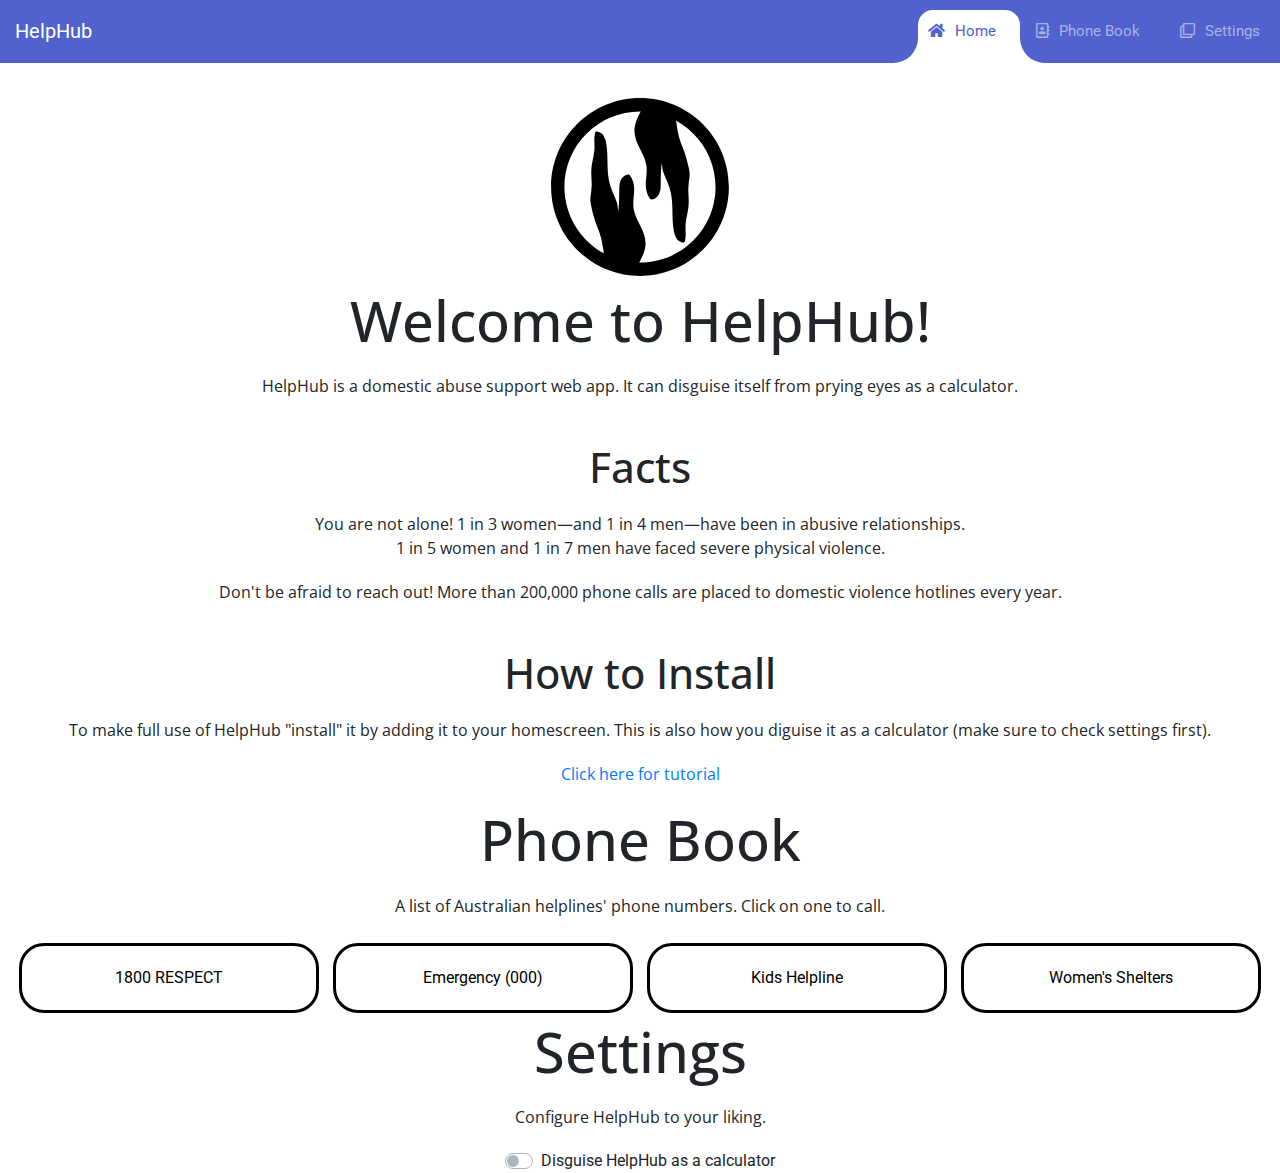
<file: index.html>
<!DOCTYPE html>
<html lang="en">

<head>
    <meta charset="UTF-8">
    <title>HelpHub</title>
    <meta charset="UTF-8">
    <meta name="viewport"
        content="width=device-width, user-scalable=no, initial-scale=1.0, maximum-scale=1.0, minimum-scale=1.0">
    <link rel='stylesheet' href='https://cdn.jsdelivr.net/npm/bootstrap@4.6.1/dist/css/bootstrap.min.css'>
    <link rel='stylesheet' href='https://cdnjs.cloudflare.com/ajax/libs/font-awesome/5.10.2/css/all.css'>
    <link rel="stylesheet" href="./style.css">
    <link rel="icon" type="image/x-icon" href="Icon.svg">

</head>

<body>
    <!-- partial:index.partial.html -->
    <nav class="navbar navbar-expand-custom navbar-mainbg">
        <a class="navbar-brand navbar-logo">HelpHub</a>
        <button class="navbar-toggler" type="button" aria-controls="navbarSupportedContent" aria-expanded="false"
            aria-label="Toggle navigation">
            <i class="fas fa-bars text-white"></i>
        </button>
        <div class="collapse navbar-collapse" id="navbarSupportedContent">
            <ul class="navbar-nav ml-auto">
                <div class="hori-selector">
                    <div class="left"></div>
                    <div class="right"></div>
                </div>
                <li class="nav-item active">
                    <a class="nav-link" href="javascript:showPage('home');void(0);"><i class="fas fa-home"></i>Home</a>
                </li>
                <li class="nav-item">
                    <a class="nav-link" href="javascript:showPage('phonebook');void(0);"><i class="far fa-address-book"></i>Phone Book</a>
                </li>
                <li class="nav-item">
                    <a class="nav-link" href="javascript:showPage('settings');void(0);"><i class="far fa-clone"></i>Settings</a>
            </ul>
        </div>
    </nav>
    <!-- partial -->
    <script src='https://code.jquery.com/jquery-3.4.1.min.js'></script>
    <script src='https://cdn.jsdelivr.net/npm/popper.js@1.16.1/dist/umd/popper.min.js'></script>
    <script src='https://cdn.jsdelivr.net/npm/bootstrap@4.6.1/dist/js/bootstrap.min.js'></script>
    <script src="./script.js"></script>

    <br>

    <div id="home">
        <div class="text-center">
            <img width="200px" src="HelpHub.svg">
            <h1>Welcome to HelpHub!</h1>
            <p>HelpHub is a domestic abuse support web app. It can disguise itself from prying eyes as a calculator.</p>
        <br>
            <h2>Facts</h2>
            <p>You are not alone! 1 in 3 women—and 1 in 4 men—have been in abusive relationships. <br> 1 in 5 women and
                1 in 7 men have faced severe physical violence.</p>
            <p>Don't be afraid to reach out! More than 200,000 phone calls are placed to domestic violence hotlines
                every year.</p>
        <br>
            <h2>How to Install</h2>
            <p>To make full use of HelpHub "install" it by adding it to your homescreen. This is also how you diguise it as a calculator (make sure to check settings first).</p>
            <a href="https://www.howtogeek.com/196087/how-to-add-websites-to-the-home-screen-on-any-smartphone-or-tablet/"><p>Click here for tutorial</p></a>
        </div>
    </div>

    <div id="phonebook" class="text-center hide">
        <h1>Phone Book</h1>
        <p>A list of Australian helplines' phone numbers. Click on one to call.</p>

        <a href="tel:1800737732"><button class="phonebutton">1800 RESPECT</button></a>
        <a href="tel:000"><button class="phonebutton">Emergency (000)</button></a>
        <a href="tel:1800551800"><button class="phonebutton">Kids Helpline</button></a>
        <a href="tel:1800811811"><button class="phonebutton">Women's Shelters</button></a>
    </div>

    <div id="settings" class="hide">
        <div class="text-center">
            <h1>Settings</h1>
            <p>Configure HelpHub to your liking.</p>
        </div>

        <div class="settingsText">
            <div class="text-center" onclick="location.href = 'calculator/index.html'" disabled>
                <div class="custom-control custom-switch">
                    <input type="checkbox" class="custom-control-input" id="disguiseSwitch">
                    <label class="custom-control-label" for="disguiseSwitch">Disguise HelpHub as a calculator</label>
                </div>
            </div>
        </div>
    </div>

</body>

</html>
</file>
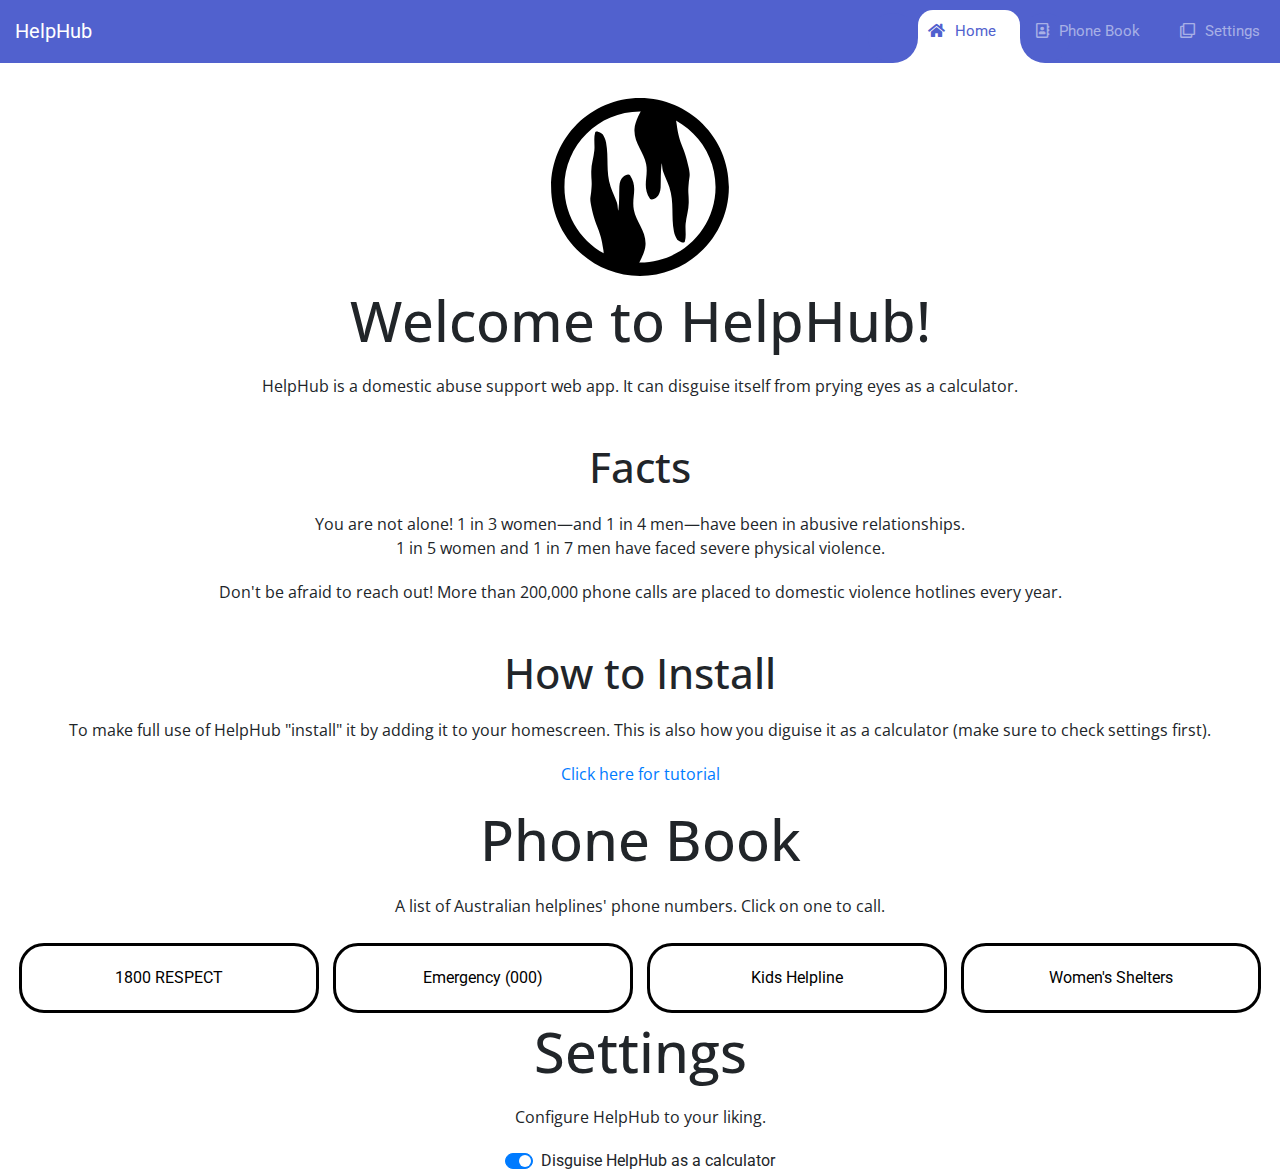
<file: calculator/index.html>
<!DOCTYPE html>
<html lang="en">

<head>
    <meta charset="UTF-8">
    <title>Calculator</title>
    <meta charset="UTF-8">
    <meta name="viewport"
        content="width=device-width, user-scalable=no, initial-scale=1.0, maximum-scale=1.0, minimum-scale=1.0">
    <link rel='stylesheet' href='https://cdn.jsdelivr.net/npm/bootstrap@4.6.1/dist/css/bootstrap.min.css'>
    <link rel='stylesheet' href='https://cdnjs.cloudflare.com/ajax/libs/font-awesome/5.10.2/css/all.css'>
    <link rel="stylesheet" href="./style.css">
    <link rel="icon" type="image/x-icon" href="Icon.svg">

</head>

<body>
    <!-- partial:index.partial.html -->
    <nav class="navbar navbar-expand-custom navbar-mainbg">
        <a class="navbar-brand navbar-logo">HelpHub</a>
        <button class="navbar-toggler" type="button" aria-controls="navbarSupportedContent" aria-expanded="false"
            aria-label="Toggle navigation">
            <i class="fas fa-bars text-white"></i>
        </button>
        <div class="collapse navbar-collapse" id="navbarSupportedContent">
            <ul class="navbar-nav ml-auto">
                <div class="hori-selector">
                    <div class="left"></div>
                    <div class="right"></div>
                </div>
                <li class="nav-item active">
                    <a class="nav-link" href="javascript:showPage('home');void(0);"><i class="fas fa-home"></i>Home</a>
                </li>
                <li class="nav-item">
                    <a class="nav-link" href="javascript:showPage('phonebook');void(0);"><i class="far fa-address-book"></i>Phone Book</a>
                </li>
                <li class="nav-item">
                    <a class="nav-link" href="javascript:showPage('settings');void(0);"><i class="far fa-clone"></i>Settings</a>
            </ul>
        </div>
    </nav>
    <!-- partial -->
    <script src='https://code.jquery.com/jquery-3.4.1.min.js'></script>
    <script src='https://cdn.jsdelivr.net/npm/popper.js@1.16.1/dist/umd/popper.min.js'></script>
    <script src='https://cdn.jsdelivr.net/npm/bootstrap@4.6.1/dist/js/bootstrap.min.js'></script>
    <script src="./script.js"></script>

    <br>

    <div id="home">
        <div class="text-center">
            <img width="200px" src="HelpHub.svg">
            <h1>Welcome to HelpHub!</h1>
            <p>HelpHub is a domestic abuse support web app. It can disguise itself from prying eyes as a calculator.</p>
        <br>
            <h2>Facts</h2>
            <p>You are not alone! 1 in 3 women—and 1 in 4 men—have been in abusive relationships. <br> 1 in 5 women and
                1 in 7 men have faced severe physical violence.</p>
            <p>Don't be afraid to reach out! More than 200,000 phone calls are placed to domestic violence hotlines
                every year.</p>
        <br>
            <h2>How to Install</h2>
            <p>To make full use of HelpHub "install" it by adding it to your homescreen. This is also how you diguise it as a calculator (make sure to check settings first).</p>
            <a href="https://www.howtogeek.com/196087/how-to-add-websites-to-the-home-screen-on-any-smartphone-or-tablet/"><p>Click here for tutorial</p></a>
        </div>
    </div>

    <div id="phonebook" class="text-center hide">
        <h1>Phone Book</h1>
        <p>A list of Australian helplines' phone numbers. Click on one to call.</p>

        <a href="tel:1800737732"><button class="phonebutton">1800 RESPECT</button></a>
        <a href="tel:000"><button class="phonebutton">Emergency (000)</button></a>
        <a href="tel:1800551800"><button class="phonebutton">Kids Helpline</button></a>
        <a href="tel:1800811811"><button class="phonebutton">Women's Shelters</button></a>
    </div>

    <div id="settings" class="hide">
        <div class="text-center">
            <h1>Settings</h1>
            <p>Configure HelpHub to your liking.</p>
        </div>

        <div class="settingsText">
            <div class="text-center" onclick="location.href = '../index.html'">
                <div class="custom-control custom-switch">
                    <input type="checkbox" class="custom-control-input" id="disguiseSwitch" checked>
                    <label class="custom-control-label" for="disguiseSwitch">Disguise HelpHub as a calculator</label>
                </div>
            </div>
        </div>
    </div>

</body>

</html>
</file>
<file: style.css>
@import url('https://fonts.googleapis.com/css?family=Roboto');
@import url('https://fonts.googleapis.com/css2?family=Open+Sans:wght@700&display=swap');

h1{
	font-family: 'Open Sans', sans-serif;
	font-size: 56px
}

h2{
	font-family: 'Open Sans', sans-serif;
	font-size: 42px
}

p{
	font-family: 'Open Sans', sans-serif;
	margin: 20px;
}

body{
	font-family: 'Roboto', sans-serif;
}
* {
	margin: 0;
	padding: 0;
}
i {
	margin-right: 10px;
}
/*----------bootstrap-navbar-css------------*/
.navbar-logo{
	padding: 15px;
	color: #fff;
}
.navbar-mainbg{
	background-color: #5161ce;
	padding: 0px;
}
#navbarSupportedContent{
	overflow: hidden;
	position: relative;
}
#navbarSupportedContent ul{
	padding: 0px;
	margin: 0px;
}
#navbarSupportedContent ul li a i{
	margin-right: 10px;
}
#navbarSupportedContent li {
	list-style-type: none;
	float: left;
}
#navbarSupportedContent ul li a{
	color: rgba(255,255,255,0.5);
    text-decoration: none;
    font-size: 15px;
    display: block;
    padding: 20px 20px;
    transition-duration:0.6s;
	transition-timing-function: cubic-bezier(0.68, -0.55, 0.265, 1.55);
    position: relative;
}
#navbarSupportedContent>ul>li.active>a{
	color: #5161ce;
	background-color: transparent;
	transition: all 0.7s;
}
#navbarSupportedContent a:not(:only-child):after {
	content: "\f105";
	position: absolute;
	right: 20px;
	top: 10px;
	font-size: 14px;
	font-family: "Font Awesome 5 Free";
	display: inline-block;
	padding-right: 3px;
	vertical-align: middle;
	font-weight: 900;
	transition: 0.5s;
}
#navbarSupportedContent .active>a:not(:only-child):after {
	transform: rotate(90deg);
}
.hori-selector{
	display:inline-block;
	position:absolute;
	height: 100%;
	top: 0px;
	left: 0px;
	transition-duration:0s;
	transition-timing-function: cubic-bezier(0.68, -0.55, 0.265, 1.55);
	background-color: #fff;
	border-top-left-radius: 15px;
	border-top-right-radius: 15px;
	margin-top: 10px;
}
.hori-selector .right,
.hori-selector .left{
	position: absolute;
	width: 25px;
	height: 25px;
	background-color: #fff;
	bottom: 10px;
}
.hori-selector .right{
	right: -25px;
}
.hori-selector .left{
	left: -25px;
}
.hori-selector .right:before,
.hori-selector .left:before{
	content: '';
    position: absolute;
    width: 50px;
    height: 50px;
    border-radius: 50%;
    background-color: #5161ce;
}
.hori-selector .right:before{
	bottom: 0;
    right: -25px;
}
.hori-selector .left:before{
	bottom: 0;
    left: -25px;
}


@media(min-width: 992px){
	.navbar-expand-custom {
	    -ms-flex-flow: row nowrap;
	    flex-flow: row nowrap;
	    -ms-flex-pack: start;
	    justify-content: flex-start;
	}
	.navbar-expand-custom .navbar-nav {
	    -ms-flex-direction: row;
	    flex-direction: row;
	}
	.navbar-expand-custom .navbar-toggler {
	    display: none;
	}
	.navbar-expand-custom .navbar-collapse {
	    display: -ms-flexbox!important;
	    display: flex!important;
	    -ms-flex-preferred-size: auto;
	    flex-basis: auto;
	}
}


@media (max-width: 991px){
	#navbarSupportedContent ul li a{
		padding: 12px 30px;
	}
	.hori-selector{
		margin-top: 0px;
		margin-left: 10px;
		border-radius: 0;
		border-top-left-radius: 25px;
		border-bottom-left-radius: 25px;
	}
	.hori-selector .left,
	.hori-selector .right{
		right: 10px;
	}
	.hori-selector .left{
		top: -25px;
		left: auto;
	}
	.hori-selector .right{
		bottom: -25px;
	}
	.hori-selector .left:before{
		left: -25px;
		top: -25px;
	}
	.hori-selector .right:before{
		bottom: -25px;
		left: -25px;
	}
}

.phonebutton {
	border: 3px solid #000;
	padding: 20px 80px 20px;
	background-color: #fff;
	min-width: 300px;
	margin: 5px;
	border-radius: 25px;
	transition-duration: 0.4s;
}

.phonebutton:hover {
	color: #fff;
	background-color: #000;
}
</file>
<file: calculator/style.css>
@import url('https://fonts.googleapis.com/css?family=Roboto');
@import url('https://fonts.googleapis.com/css2?family=Open+Sans:wght@700&display=swap');

h1{
	font-family: 'Open Sans', sans-serif;
	font-size: 56px
}

h2{
	font-family: 'Open Sans', sans-serif;
	font-size: 42px
}

p{
	font-family: 'Open Sans', sans-serif;
	margin: 20px;
}

body{
	font-family: 'Roboto', sans-serif;
}
* {
	margin: 0;
	padding: 0;
}
i {
	margin-right: 10px;
}
/*----------bootstrap-navbar-css------------*/
.navbar-logo{
	padding: 15px;
	color: #fff;
}
.navbar-mainbg{
	background-color: #5161ce;
	padding: 0px;
}
#navbarSupportedContent{
	overflow: hidden;
	position: relative;
}
#navbarSupportedContent ul{
	padding: 0px;
	margin: 0px;
}
#navbarSupportedContent ul li a i{
	margin-right: 10px;
}
#navbarSupportedContent li {
	list-style-type: none;
	float: left;
}
#navbarSupportedContent ul li a{
	color: rgba(255,255,255,0.5);
    text-decoration: none;
    font-size: 15px;
    display: block;
    padding: 20px 20px;
    transition-duration:0.6s;
	transition-timing-function: cubic-bezier(0.68, -0.55, 0.265, 1.55);
    position: relative;
}
#navbarSupportedContent>ul>li.active>a{
	color: #5161ce;
	background-color: transparent;
	transition: all 0.7s;
}
#navbarSupportedContent a:not(:only-child):after {
	content: "\f105";
	position: absolute;
	right: 20px;
	top: 10px;
	font-size: 14px;
	font-family: "Font Awesome 5 Free";
	display: inline-block;
	padding-right: 3px;
	vertical-align: middle;
	font-weight: 900;
	transition: 0.5s;
}
#navbarSupportedContent .active>a:not(:only-child):after {
	transform: rotate(90deg);
}
.hori-selector{
	display:inline-block;
	position:absolute;
	height: 100%;
	top: 0px;
	left: 0px;
	transition-duration:0.6s;
	transition-timing-function: cubic-bezier(0.68, -0.55, 0.265, 1.55);
	background-color: #fff;
	border-top-left-radius: 15px;
	border-top-right-radius: 15px;
	margin-top: 10px;
}
.hori-selector .right,
.hori-selector .left{
	position: absolute;
	width: 25px;
	height: 25px;
	background-color: #fff;
	bottom: 10px;
}
.hori-selector .right{
	right: -25px;
}
.hori-selector .left{
	left: -25px;
}
.hori-selector .right:before,
.hori-selector .left:before{
	content: '';
    position: absolute;
    width: 50px;
    height: 50px;
    border-radius: 50%;
    background-color: #5161ce;
}
.hori-selector .right:before{
	bottom: 0;
    right: -25px;
}
.hori-selector .left:before{
	bottom: 0;
    left: -25px;
}


@media(min-width: 992px){
	.navbar-expand-custom {
	    -ms-flex-flow: row nowrap;
	    flex-flow: row nowrap;
	    -ms-flex-pack: start;
	    justify-content: flex-start;
	}
	.navbar-expand-custom .navbar-nav {
	    -ms-flex-direction: row;
	    flex-direction: row;
	}
	.navbar-expand-custom .navbar-toggler {
	    display: none;
	}
	.navbar-expand-custom .navbar-collapse {
	    display: -ms-flexbox!important;
	    display: flex!important;
	    -ms-flex-preferred-size: auto;
	    flex-basis: auto;
	}
}


@media (max-width: 991px){
	#navbarSupportedContent ul li a{
		padding: 12px 30px;
	}
	.hori-selector{
		margin-top: 0px;
		margin-left: 10px;
		border-radius: 0;
		border-top-left-radius: 25px;
		border-bottom-left-radius: 25px;
	}
	.hori-selector .left,
	.hori-selector .right{
		right: 10px;
	}
	.hori-selector .left{
		top: -25px;
		left: auto;
	}
	.hori-selector .right{
		bottom: -25px;
	}
	.hori-selector .left:before{
		left: -25px;
		top: -25px;
	}
	.hori-selector .right:before{
		bottom: -25px;
		left: -25px;
	}
}

.phonebutton {
	border: 3px solid #000;
	padding: 20px 80px 20px;
	background-color: #fff;
	min-width: 300px;
	margin: 5px;
	border-radius: 25px;
	transition-duration: 0.4s;
}

.phonebutton:hover {
	color: #fff;
	background-color: #000;
}
</file>
